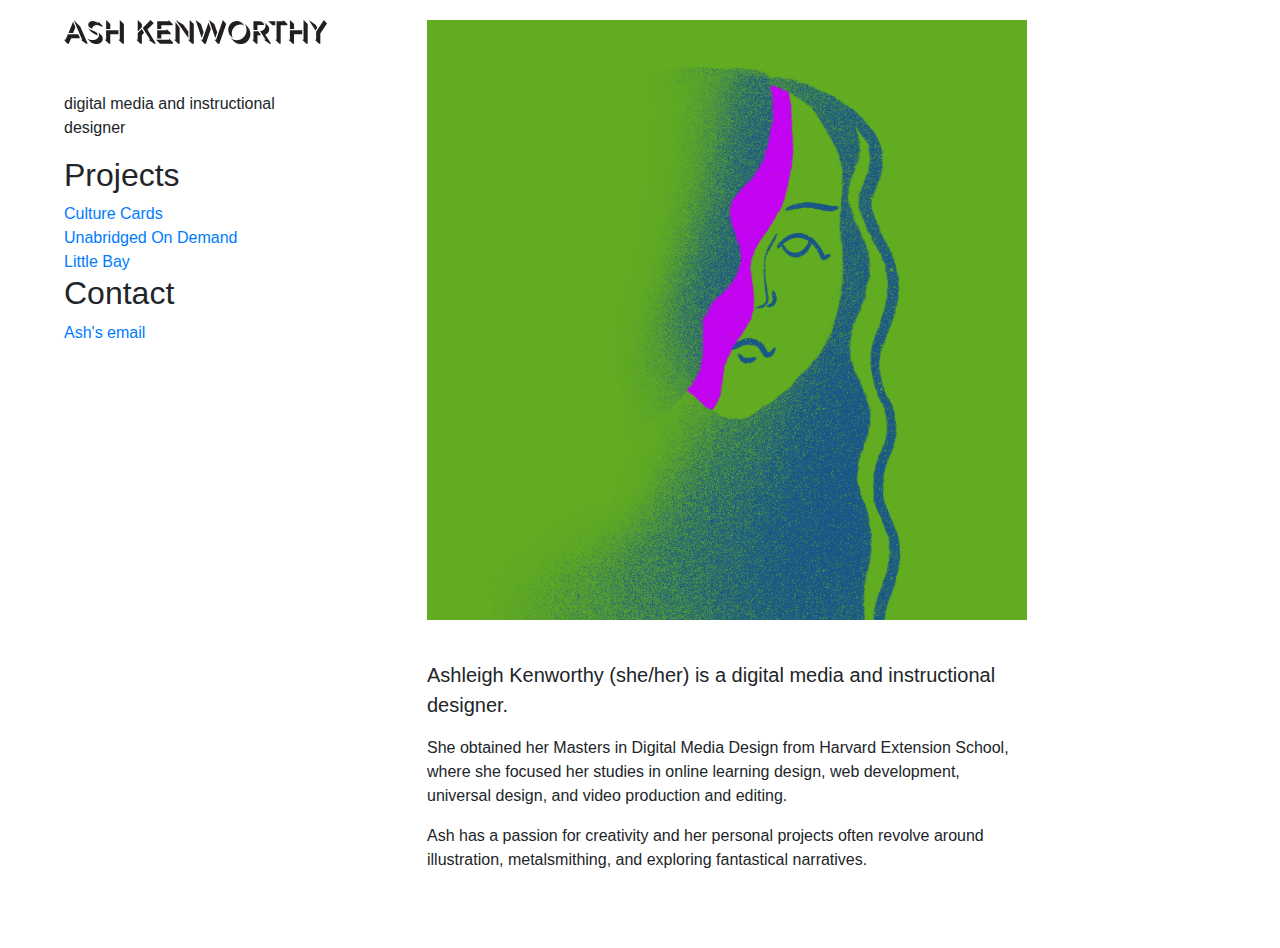
<file: index.html>
<!DOCTYPE html>
<html lang="en">
<head>
    <meta charset="utf-8">
    <title>Ash Kenworthy Portfolio - Home</title>
    <link rel="stylesheet" href="https://cdn.jsdelivr.net/npm/bootstrap@4.3.1/dist/css/bootstrap.min.css" integrity="sha384-ggOyR0iXCbMQv3Xipma34MD+dH/1fQ784/j6cY/iJTQUOhcWr7x9JvoRxT2MZw1T" crossorigin="anonymous">
    <link rel="stylesheet" href="style.css"/>
</head>
<body>
    <div class="home-grid">
        <div>
            <a href="index.html"><h1><img src="images/logo.svg" alt="Ash Kenworthy Logo"></h1></a>
            <p>digital media and instructional designer</p>
            <h2>Projects</h2>
            <a href="culturecards.html">Culture Cards</a>
            <br>
            <a href="unabridged.html">Unabridged On Demand</a>
            <br>
            <a href="littlebay.html">Little Bay</a>
            <h2>Contact</h2>
            <a href="mailto:ash.kenworthy@gmail.com">Ash's email</a>
        </div>

        <div class="img-small">
            <img src="images/ash avatar.png" alt="">
            <p class="lead">Ashleigh Kenworthy (she/her) is a digital media and instructional designer.</p>
            <p>She obtained her Masters in Digital Media Design from Harvard Extension School, where she focused her studies in online learning design, web development, universal design, and video production and editing.</p>
            <p>Ash has a passion for creativity and her personal projects often revolve around illustration, metalsmithing, and exploring fantastical narratives.</p>
        </div>
        
    </div>

</body>
</html>
</file>
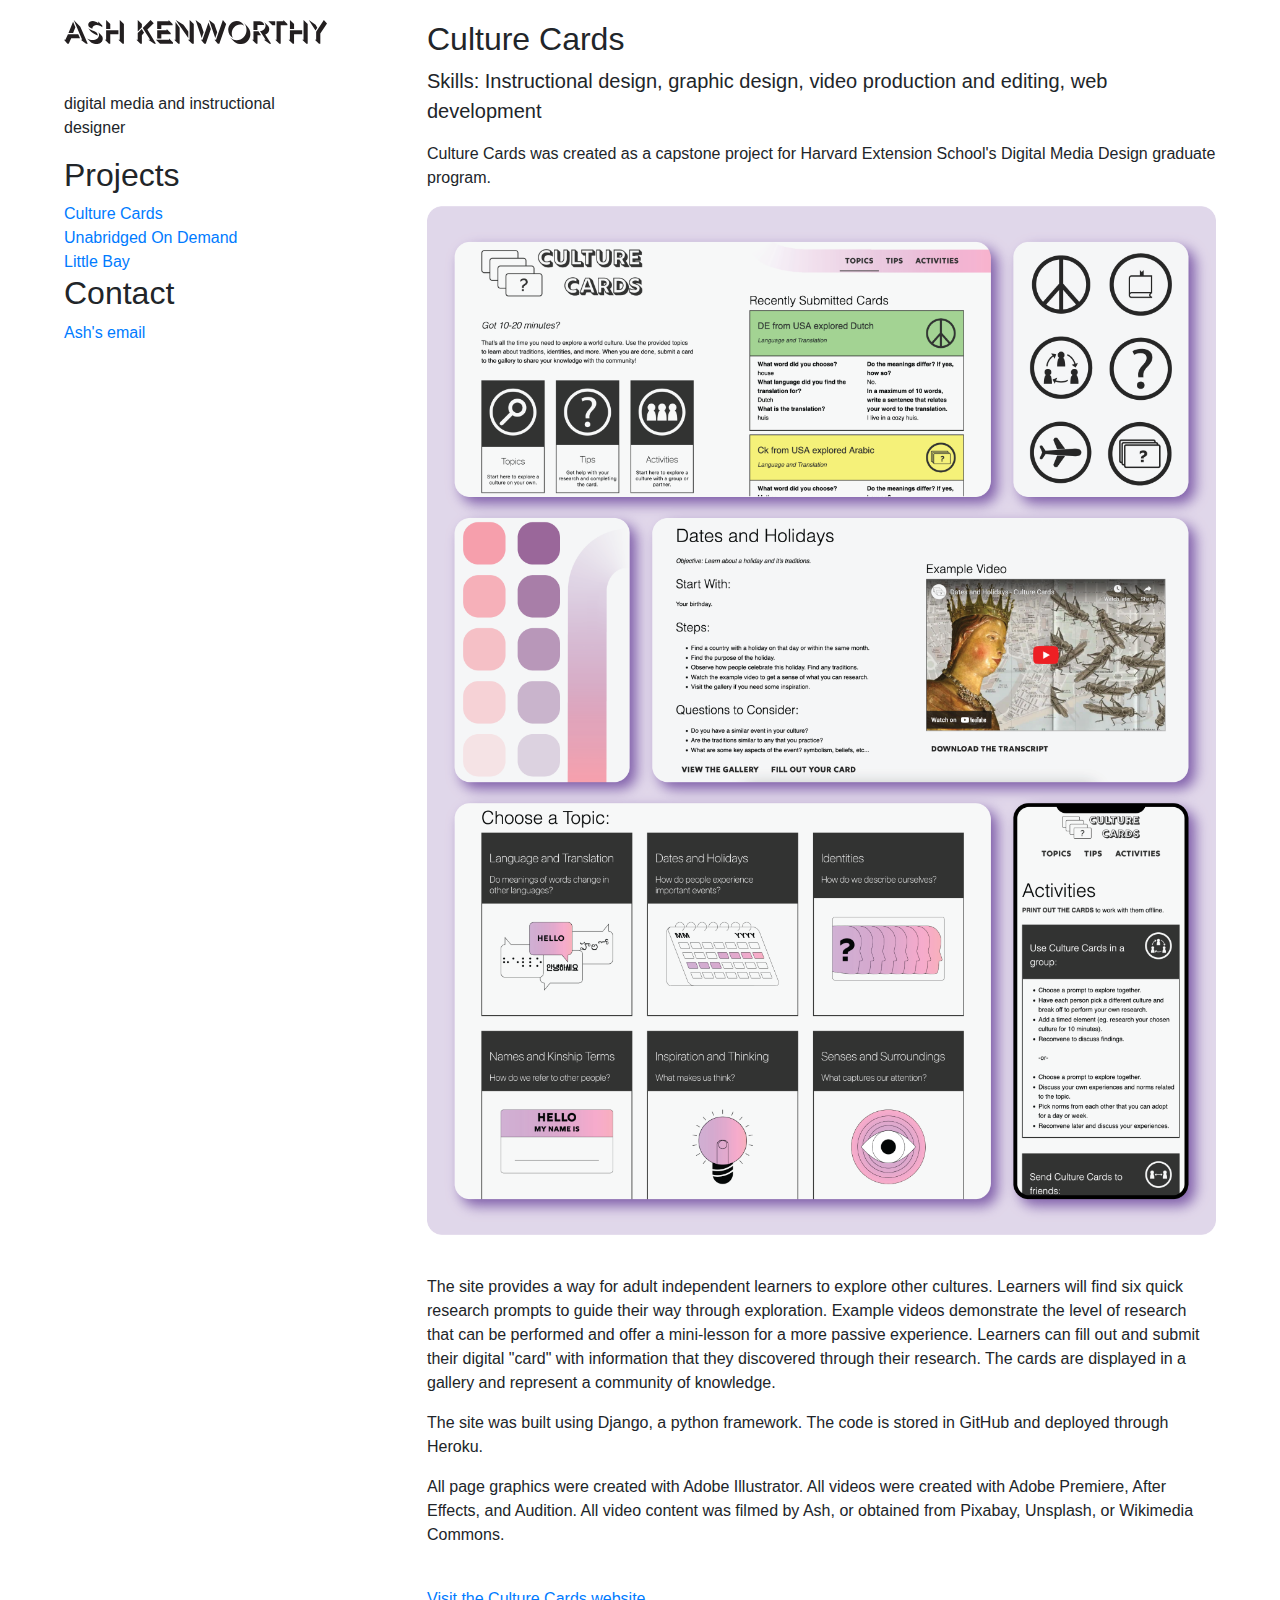
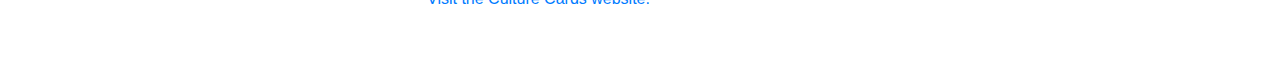
<file: culturecards.html>
<!DOCTYPE html>
<html lang="en">
<head>
    <meta charset="utf-8">
    <title>Ash Kenworthy Portfolio - Culture Cards</title>
    <link rel="stylesheet" href="https://cdn.jsdelivr.net/npm/bootstrap@4.3.1/dist/css/bootstrap.min.css" integrity="sha384-ggOyR0iXCbMQv3Xipma34MD+dH/1fQ784/j6cY/iJTQUOhcWr7x9JvoRxT2MZw1T" crossorigin="anonymous">
    <link rel="stylesheet" href="style.css"/>
</head>
<body>
    <div class="home-grid">
        <div>
            <a href="index.html"><h1><img src="images/logo.svg" alt="Ash Kenworthy Logo"></h1></a>
            <p>digital media and instructional designer</p>
            <h2>Projects</h2>
            <a href="culturecards.html">Culture Cards</a>
            <br>
            <a href="unabridged.html">Unabridged On Demand</a>
            <br>
            <a href="littlebay.html">Little Bay</a>
            <h2>Contact</h2>
            <a href="mailto:ash.kenworthy@gmail.com">Ash's email</a>
        </div>

        <div class="project-display">
            <h2>Culture Cards</h2>
            <p class="lead">Skills: Instructional design, graphic design, video production and editing, web development</p>
            <p>Culture Cards was created as a capstone project for Harvard Extension School's Digital Media Design graduate program.</p>
            <img src="images/culture cards portfolio.png" alt="">
            <p>The site provides a way for adult independent learners to explore other cultures. Learners will find six quick research prompts to guide their way through exploration. Example videos demonstrate the level of research that can be performed and offer a mini-lesson for a more passive experience. Learners can fill out and submit their digital "card" with information that they discovered through their research. The cards are displayed in a gallery and represent a community of knowledge.</p>
            <p>The site was built using Django, a python framework. The code is stored in GitHub and deployed through Heroku.</p>
            <p>All page graphics were created with Adobe Illustrator. All videos were created with Adobe Premiere, After Effects, and Audition. All video content was filmed by Ash, or obtained from Pixabay, Unsplash, or Wikimedia Commons.</p>
            <br>
            <a href="https://www.culturecards.us/">Visit the Culture Cards website.</a>
        </div>
    </div>

</body>
</html>
</file>
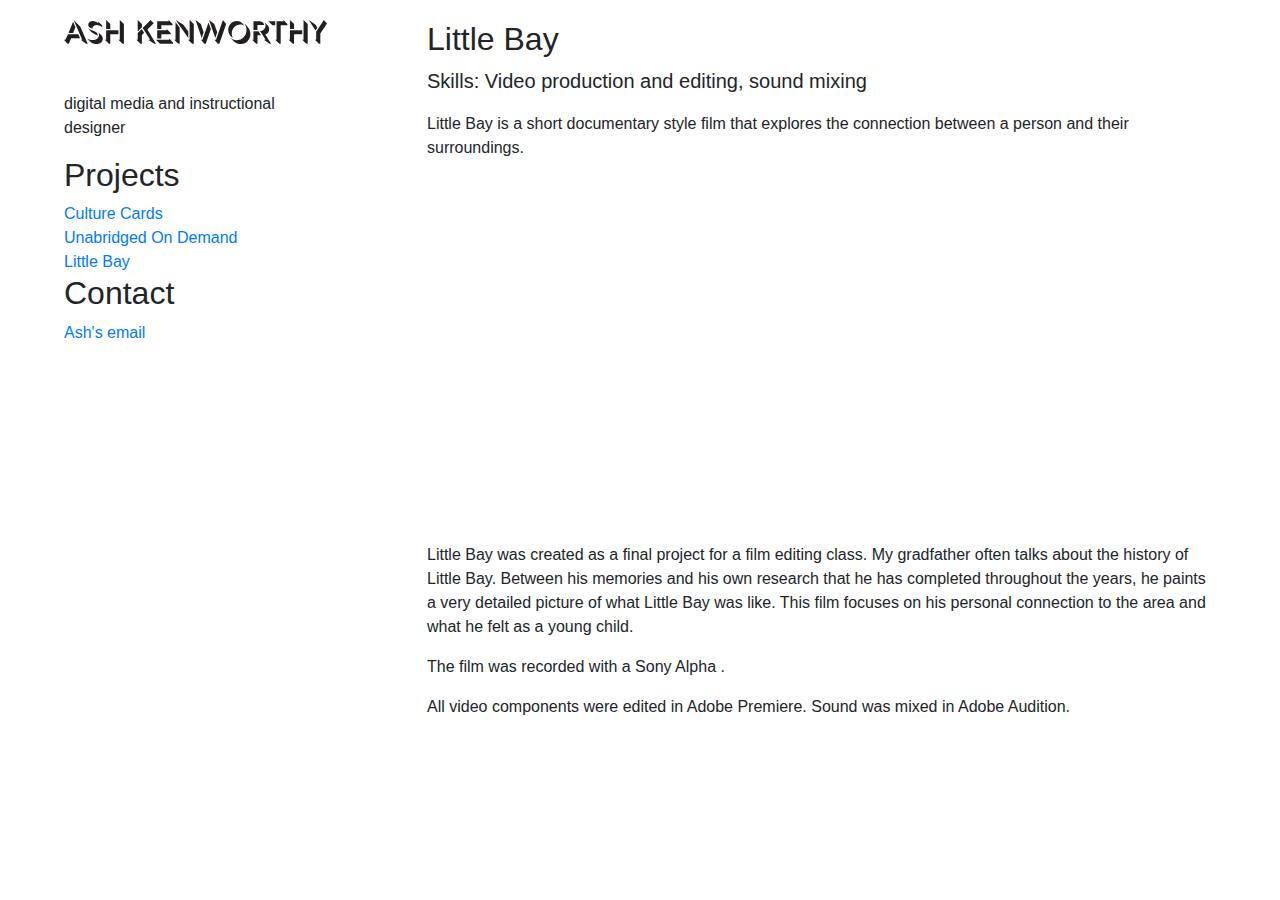
<file: littlebay.html>
<!DOCTYPE html>
<html lang="en">
<head>
    <meta charset="utf-8">
    <title>Ash Kenworthy Portfolio - Little Bay</title>
    <link rel="stylesheet" href="https://cdn.jsdelivr.net/npm/bootstrap@4.3.1/dist/css/bootstrap.min.css" integrity="sha384-ggOyR0iXCbMQv3Xipma34MD+dH/1fQ784/j6cY/iJTQUOhcWr7x9JvoRxT2MZw1T" crossorigin="anonymous">
    <link rel="stylesheet" href="style.css"/>
</head>
<body>
    <div class="home-grid">
        <div>
            <a href="index.html"><h1><img src="images/logo.svg" alt="Ash Kenworthy Logo"></h1></a>
            <p>digital media and instructional designer</p>
            <h2>Projects</h2>
            <a href="culturecards.html">Culture Cards</a>
            <br>
            <a href="unabridged.html">Unabridged On Demand</a>
            <br>
            <a href="littlebay.html">Little Bay</a>
            <h2>Contact</h2>
            <a href="mailto:ash.kenworthy@gmail.com">Ash's email</a>
        </div>

        <div class="project-display">
            <h2>Little Bay</h2>
            <p class="lead">Skills: Video production and editing, sound mixing</p>
            <p>Little Bay is a short documentary style film that explores the connection between a person and their surroundings.</p>
            <iframe title="vimeo-player" src="https://player.vimeo.com/video/582962654?h=ec5c6c16fa" width="640" height="360" frameborder="0"    allowfullscreen></iframe>
            <p>Little Bay was created as a final project for a film editing class. My gradfather often talks about the history of Little Bay. Between his memories and his own research that he has completed throughout the years, he paints a very detailed picture of what Little Bay was like. This film focuses on his personal connection to the area and what he felt as a young child.</p>
            <p>The film was recorded with a Sony Alpha .</p>
            <p>All video components were edited in Adobe Premiere. Sound was mixed in Adobe Audition.</p>
        </div>
    </div>

</body>
</html>
</file>
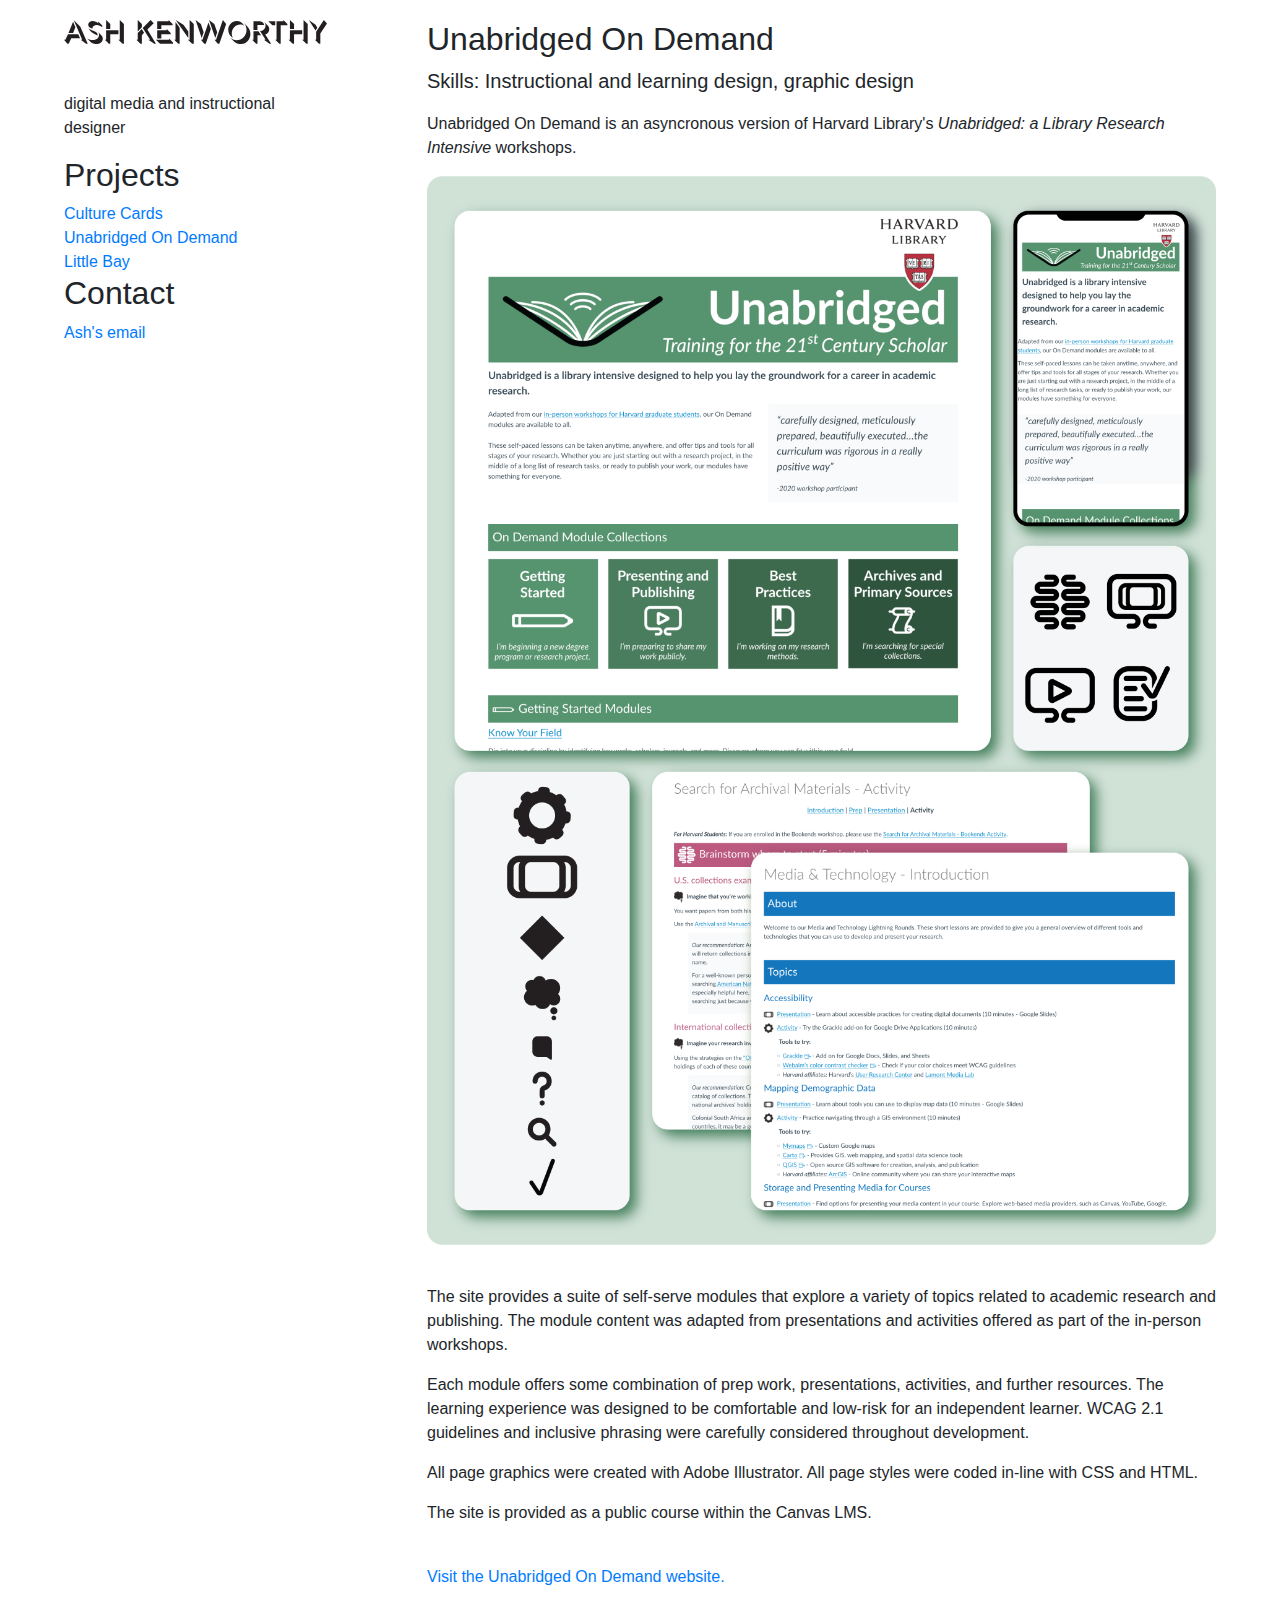
<file: unabridged.html>
<!DOCTYPE html>
<html lang="en">
<head>
    <meta charset="utf-8">
    <title>Ash Kenworthy Portfolio - Unabridged On Demand</title>
    <link rel="stylesheet" href="https://cdn.jsdelivr.net/npm/bootstrap@4.3.1/dist/css/bootstrap.min.css" integrity="sha384-ggOyR0iXCbMQv3Xipma34MD+dH/1fQ784/j6cY/iJTQUOhcWr7x9JvoRxT2MZw1T" crossorigin="anonymous">
    <link rel="stylesheet" href="style.css"/>
</head>
<body>
    <div class="home-grid">
        <div>
            <a href="index.html"><h1><img src="images/logo.svg" alt="Ash Kenworthy Logo"></h1></a>
            <p>digital media and instructional designer</p>
            <h2>Projects</h2>
            <a href="culturecards.html">Culture Cards</a>
            <br>
            <a href="unabridged.html">Unabridged On Demand</a>
            <br>
            <a href="littlebay.html">Little Bay</a>
            <h2>Contact</h2>
            <a href="mailto:ash.kenworthy@gmail.com">Ash's email</a>
        </div>

        <div class="project-display">
            <h2>Unabridged On Demand</h2>
            <p class="lead">Skills: Instructional and learning design, graphic design</p>
            <p>Unabridged On Demand is an asyncronous version of Harvard Library's <i>Unabridged: a Library Research Intensive</i> workshops.</p>
            <img src="images/unabridged portfolio.png" alt="">
            <p>The site provides a suite of self-serve modules that explore a variety of topics related to academic research and publishing. The module content was adapted from presentations and activities offered as part of the in-person workshops.</p>
            <p>Each module offers some combination of prep work, presentations, activities, and further resources. The learning experience was designed to be comfortable and low-risk for an independent learner. WCAG 2.1 guidelines and inclusive phrasing were carefully considered throughout development.</p>
            <p>All page graphics were created with Adobe Illustrator. All page styles were coded in-line with CSS and HTML.</p>
            <p>The site is provided as a public course within the Canvas LMS.</p>
            <br>
            <a href="https://canvas.harvard.edu/courses/62558">Visit the Unabridged On Demand website.</a>
        </div>
    </div>

</body>
</html>
</file>
<file: style.css>
@media screen and (min-width: 1000px) {
    .home-grid {
        grid-template-columns: 3fr 9fr;
        display: grid;
        column-gap: 100px;
    }

    .project-grid {
        grid-template-columns: 3fr 3fr 6fr;
    }

    .img-small {
        width: 600px;
    }
}

@media screen and (max-width: 999px) {
    #card-grid, .gallery-grid {
        grid-template-columns: auto auto;
    }

    .img-header {
        grid-template-columns: auto auto;
    }

    body {
        width: 90vw;
    }

    .img-small {
        width: 100%;
    }
}

body {
    margin: 20px auto;
    width: 90vw;
}

.project-display {
    width: 100%;
}

.home-grid div{
    margin-bottom: 40px;
}

img {
    width: inherit;
    margin-bottom: 40px;
}

ul{
    list-style: none;
    padding: 0px;
}
</file>
